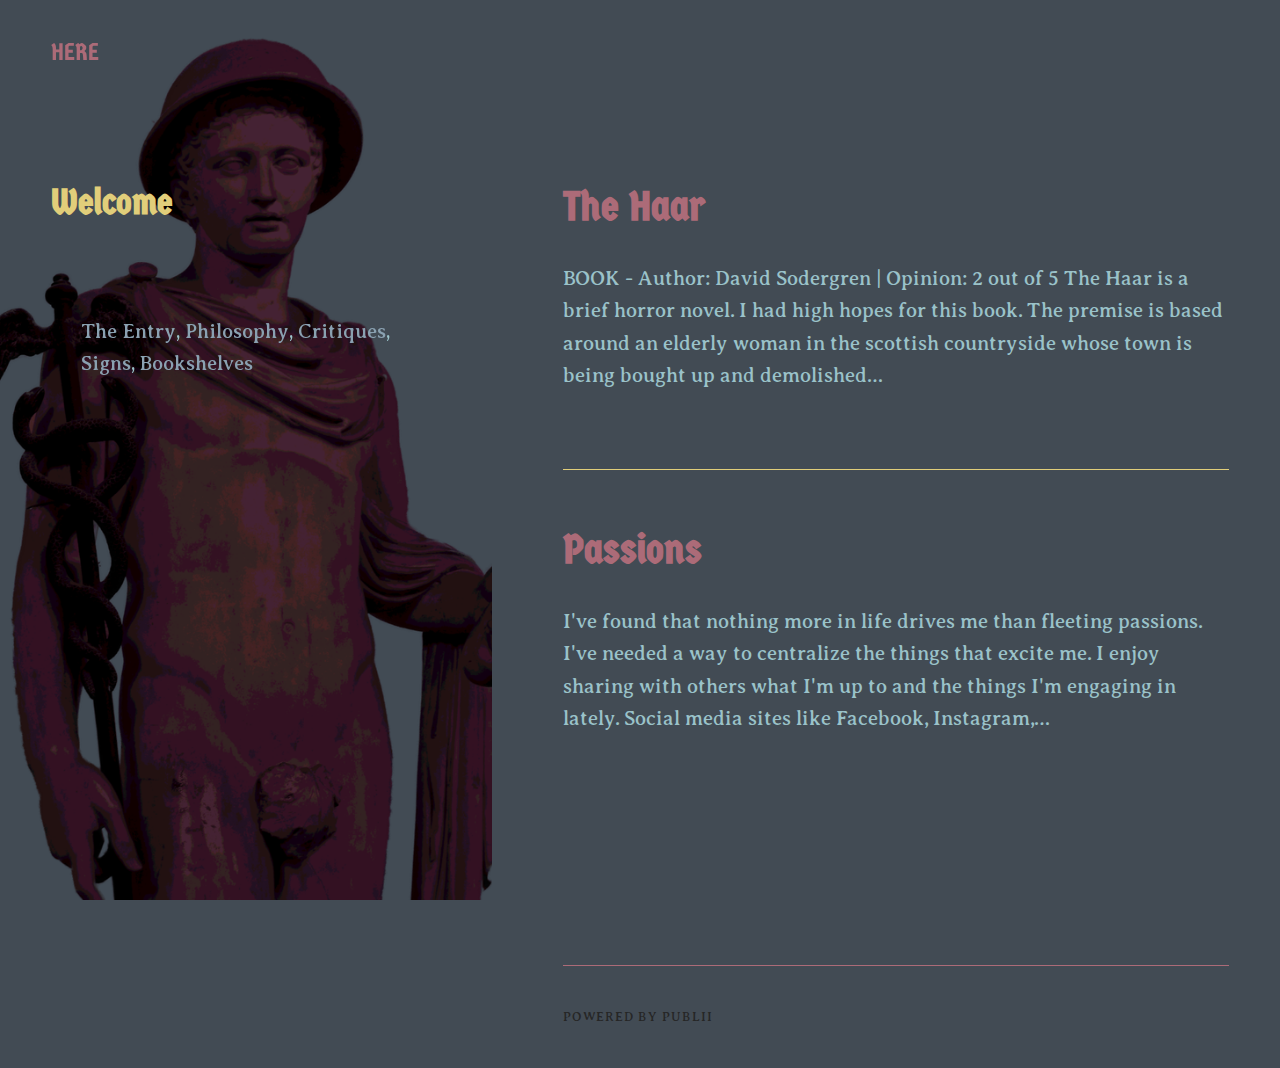
<file: index.html>
<!DOCTYPE html><html lang="en-gb"><head><meta charset="utf-8"><meta http-equiv="X-UA-Compatible" content="IE=edge"><meta name="viewport" content="width=device-width,initial-scale=1"><title>HERE</title><meta name="generator" content="Publii Open-Source CMS for Static Site"><link rel="canonical" href="https://shoobieshoobie.github.io/here/"><link rel="alternate" type="application/atom+xml" href="https://shoobieshoobie.github.io/here/feed.xml"><link rel="alternate" type="application/json" href="https://shoobieshoobie.github.io/here/feed.json"><meta property="og:title" content="HERE"><meta property="og:site_name" content="HERE"><meta property="og:description" content=""><meta property="og:url" content="https://shoobieshoobie.github.io/here/"><meta property="og:type" content="website"><link rel="preload" href="https://shoobieshoobie.github.io/here/assets/dynamic/fonts/averiaseriflibre/averiaseriflibre.woff2" as="font" type="font/woff2" crossorigin><link rel="preload" href="https://shoobieshoobie.github.io/here/assets/dynamic/fonts/germaniaone/germaniaone.woff2" as="font" type="font/woff2" crossorigin><link rel="stylesheet" href="https://shoobieshoobie.github.io/here/assets/css/style.css?v=d6c31225117fde4d4ce11788044ef915"><script type="application/ld+json">{"@context":"http://schema.org","@type":"Organization","name":"HERE","url":"https://shoobieshoobie.github.io/here/"}</script><noscript><style>img[loading] {
                    opacity: 1;
                }</style></noscript></head><body class="home-template"><div class="nav__blob"><p><a href="/here">The Entry</a>, <a href="/here/tags/thoughts">Philosophy</a>, <a href="/here/tags/reviews">Critiques</a>, <a href="/here/signs">Signs</a>, <a href="/here/bookshelf">Bookshelves</a></p></div><div class="container js-container"><div class="container__content"><header class="top"><div class="top__item"><a class="logo" href="https://shoobieshoobie.github.io/here/">HERE</a></div><div class="top__item top__item--right"></div></header><main class="main"><div class="main__left"><figure class="hero"><img src="https://shoobieshoobie.github.io/here/media/website/hermes.png" srcset="https://shoobieshoobie.github.io/here/media/website/responsive/hermes-xs.png 300w, https://shoobieshoobie.github.io/here/media/website/responsive/hermes-sm.png 480w, https://shoobieshoobie.github.io/here/media/website/responsive/hermes-md.png 768w, https://shoobieshoobie.github.io/here/media/website/responsive/hermes-lg.png 1024w, https://shoobieshoobie.github.io/here/media/website/responsive/hermes-xl.png 1280w, https://shoobieshoobie.github.io/here/media/website/responsive/hermes-2xl.png 1600w" sizes="(min-width: 1800px) 50vw, (min-width: 900px) 40vw, 100vw" loading="eager" width="1000" height="1333" alt=""></figure><header><h1>Welcome</h1></header></div><div class="main__right feed"><div><article class="feed__item"><header><h2><a href="https://shoobieshoobie.github.io/here/the-haar/">The Haar</a></h2></header><p>BOOK - Author: David Sodergren | Opinion: 2 out of 5 The Haar is a brief horror novel. I had high hopes for this book. The premise is based around an elderly woman in the scottish countryside whose town is being bought up and demolished&hellip;</p></article><article class="feed__item"><header><h2><a href="https://shoobieshoobie.github.io/here/passions/">Passions</a></h2></header><p>I've found that nothing more in life drives me than fleeting passions. I've needed a way to centralize the things that excite me. I enjoy sharing with others what I'm up to and the things I'm engaging in lately. Social media sites like Facebook, Instagram,&hellip;</p></article></div></div></main><footer class="footer"><div class="footer__copyright">Powered by Publii</div></footer></div></div><script defer="defer" src="https://shoobieshoobie.github.io/here/assets/js/scripts.min.js?v=1ea8317abae2e05fa2a65ed7bbff7ba7"></script><script>var images = document.querySelectorAll('img[loading]');

        for (var i = 0; i < images.length; i++) {
            if (images[i].complete) {
                images[i].classList.add('is-loaded');
            } else {
                images[i].addEventListener('load', function () {
                    this.classList.add('is-loaded');
                }, false);
            }
        }</script></body></html>
</file>
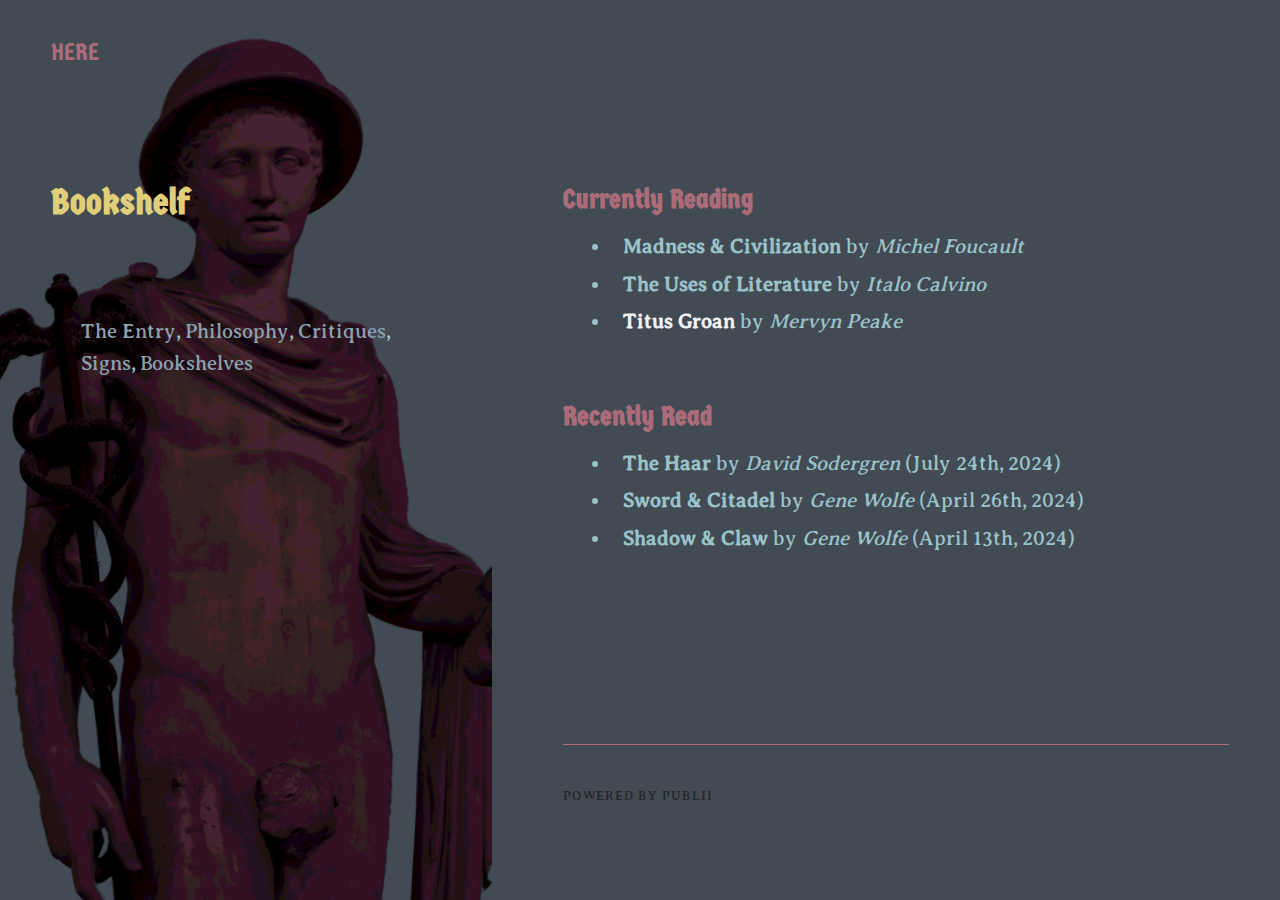
<file: bookshelf-2/index.html>
<!DOCTYPE html><html lang="en-gb"><head><meta charset="utf-8"><meta http-equiv="X-UA-Compatible" content="IE=edge"><meta name="viewport" content="width=device-width,initial-scale=1"><title>Bookshelf - HERE</title><meta name="description" content="Currently Reading Madness &amp; Civilization&nbsp;by Michel FoucaultThe Uses of Literature&nbsp;by Italo CalvinoTitus Groan&nbsp;by Mervyn Peake&nbsp; Recently Read The Haar&nbsp;by David Sodergren&nbsp;(July 24th, 2024)Sword &amp; Citadel&nbsp;by Gene Wolfe&nbsp;(April 26th, 2024)Shadow &amp; Claw&nbsp;by Gene Wolfe (April 13th, 2024)"><meta name="generator" content="Publii Open-Source CMS for Static Site"><link rel="canonical" href="https://shoobieshoobie.github.io/here/bookshelf-2/"><link rel="alternate" type="application/atom+xml" href="https://shoobieshoobie.github.io/here/feed.xml"><link rel="alternate" type="application/json" href="https://shoobieshoobie.github.io/here/feed.json"><meta property="og:title" content="Bookshelf"><meta property="og:site_name" content="HERE"><meta property="og:description" content="Currently Reading Madness &amp; Civilization&nbsp;by Michel FoucaultThe Uses of Literature&nbsp;by Italo CalvinoTitus Groan&nbsp;by Mervyn Peake&nbsp; Recently Read The Haar&nbsp;by David Sodergren&nbsp;(July 24th, 2024)Sword &amp; Citadel&nbsp;by Gene Wolfe&nbsp;(April 26th, 2024)Shadow &amp; Claw&nbsp;by Gene Wolfe (April 13th, 2024)"><meta property="og:url" content="https://shoobieshoobie.github.io/here/bookshelf-2/"><meta property="og:type" content="article"><link rel="preload" href="https://shoobieshoobie.github.io/here/assets/dynamic/fonts/averiaseriflibre/averiaseriflibre.woff2" as="font" type="font/woff2" crossorigin><link rel="preload" href="https://shoobieshoobie.github.io/here/assets/dynamic/fonts/germaniaone/germaniaone.woff2" as="font" type="font/woff2" crossorigin><link rel="stylesheet" href="https://shoobieshoobie.github.io/here/assets/css/style.css?v=d6c31225117fde4d4ce11788044ef915"><script type="application/ld+json">{"@context":"http://schema.org","@type":"Article","mainEntityOfPage":{"@type":"WebPage","@id":"https://shoobieshoobie.github.io/here/bookshelf-2/"},"headline":"Bookshelf","datePublished":"2024-09-16T23:13","dateModified":"2024-09-17T23:36","description":"Currently Reading Madness &amp; Civilization&nbsp;by Michel FoucaultThe Uses of Literature&nbsp;by Italo CalvinoTitus Groan&nbsp;by Mervyn Peake&nbsp; Recently Read The Haar&nbsp;by David Sodergren&nbsp;(July 24th, 2024)Sword &amp; Citadel&nbsp;by Gene Wolfe&nbsp;(April 26th, 2024)Shadow &amp; Claw&nbsp;by Gene Wolfe (April 13th, 2024)","author":{"@type":"Person","name":"Shoob","url":"https://shoobieshoobie.github.io/here/authors/shoob/"},"publisher":{"@type":"Organization","name":"Shoob"}}</script><noscript><style>img[loading] {
                    opacity: 1;
                }</style></noscript></head><body class="page-template"><div class="nav__blob"><p><a href="/here">The Entry</a>, <a href="/here/tags/thoughts">Philosophy</a>, <a href="/here/tags/reviews">Critiques</a>, <a href="/here/signs">Signs</a>, <a href="/here/bookshelf">Bookshelves</a></p></div><div class="container js-container"><div class="container__content"><header class="top"><div class="top__item"><a class="logo" href="https://shoobieshoobie.github.io/here/">HERE</a></div><div class="top__item top__item--right"></div></header><main class="main page"><article class="content"><div class="main__left"><figure class="hero"><img src="https://shoobieshoobie.github.io/here/media/website/hermes.png" srcset="https://shoobieshoobie.github.io/here/media/website/responsive/hermes-xs.png 300w, https://shoobieshoobie.github.io/here/media/website/responsive/hermes-sm.png 480w, https://shoobieshoobie.github.io/here/media/website/responsive/hermes-md.png 768w, https://shoobieshoobie.github.io/here/media/website/responsive/hermes-lg.png 1024w, https://shoobieshoobie.github.io/here/media/website/responsive/hermes-xl.png 1280w, https://shoobieshoobie.github.io/here/media/website/responsive/hermes-2xl.png 1600w" sizes="(min-width: 1800px) 50vw, (min-width: 900px) 40vw, 100vw" loading="eager" width="1000" height="1333" alt=""></figure><header><h1>Bookshelf</h1></header></div><div class="main__right"><div class="content__entry"><h2 id="currently-reading">Currently Reading</h2><ul><li><strong>Madness &amp; Civilization</strong>&nbsp;by <i>Michel Foucault</i></li><li><b>The Uses of Literature</b>&nbsp;by <i>Italo Calvino</i></li><li><font color="#f2f2f5"><b>Titus Groan</b>&nbsp;</font>by <i>Mervyn Peake</i>&nbsp;</li></ul><h2 id="recently-read">Recently Read</h2><ul><li><b>The Haar</b>&nbsp;by <i>David Sodergren</i>&nbsp;(July 24th, 2024)</li><li><b>Sword &amp; Citadel</b>&nbsp;by <i>Gene Wolfe</i>&nbsp;(April 26th, 2024)</li><li><b>Shadow &amp; Claw</b>&nbsp;by <i>Gene Wolfe </i>(April 13th, 2024)</li></ul><p></p></div></div></article></main><footer class="footer"><div class="footer__copyright">Powered by Publii</div></footer></div></div><script defer="defer" src="https://shoobieshoobie.github.io/here/assets/js/scripts.min.js?v=1ea8317abae2e05fa2a65ed7bbff7ba7"></script><script>var images = document.querySelectorAll('img[loading]');
   
           for (var i = 0; i < images.length; i++) {
               if (images[i].complete) {
                   images[i].classList.add('is-loaded');
               } else {
                   images[i].addEventListener('load', function () {
                       this.classList.add('is-loaded');
                   }, false);
               }
           }</script></body></html>
</file>
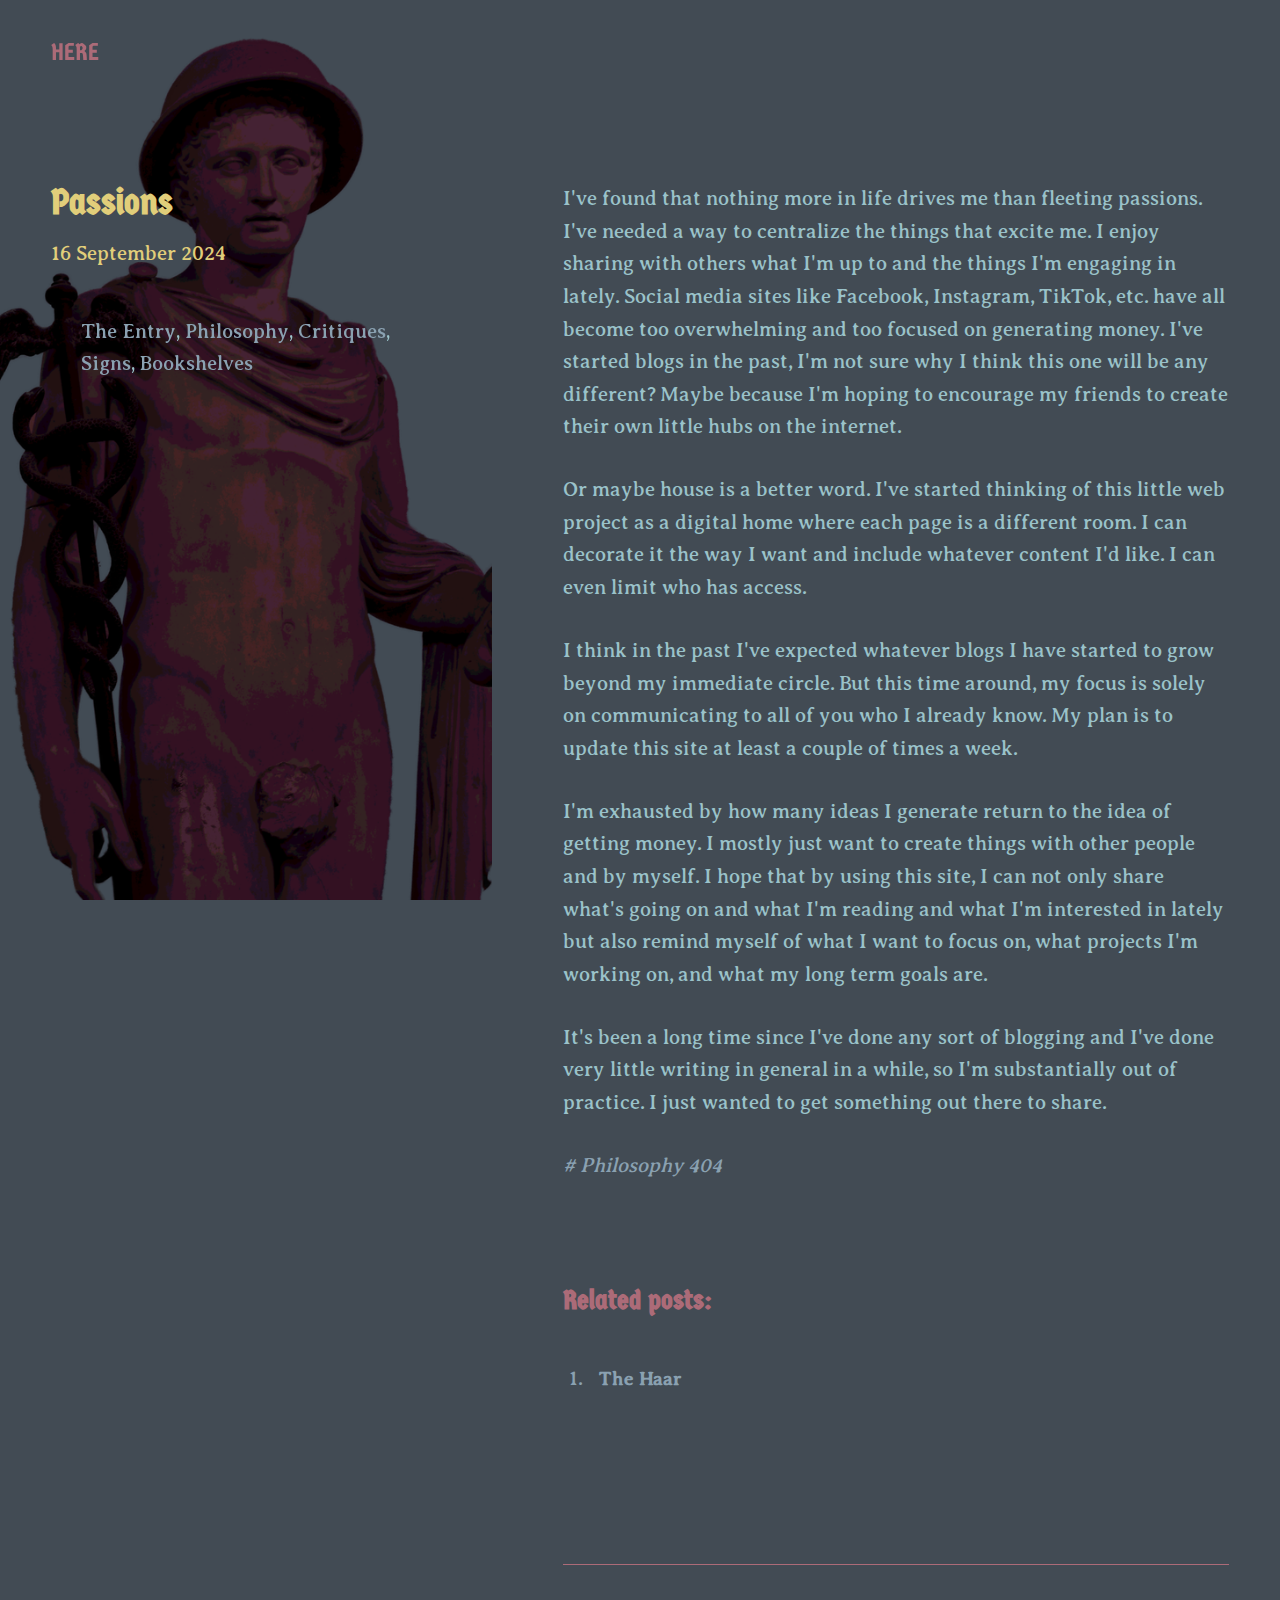
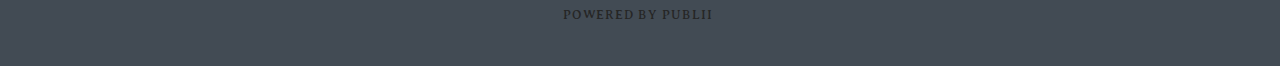
<file: passions/index.html>
<!DOCTYPE html><html lang="en-gb"><head><meta charset="utf-8"><meta http-equiv="X-UA-Compatible" content="IE=edge"><meta name="viewport" content="width=device-width,initial-scale=1"><title>Passions - HERE</title><meta name="description" content="I've found that nothing more in life drives me than fleeting passions. I've needed a way to centralize the things that excite me. I enjoy sharing with others what I'm up to and the things I'm engaging in lately. Social media sites like Facebook, Instagram,&hellip;"><meta name="generator" content="Publii Open-Source CMS for Static Site"><link rel="canonical" href="https://shoobieshoobie.github.io/here/passions/"><link rel="alternate" type="application/atom+xml" href="https://shoobieshoobie.github.io/here/feed.xml"><link rel="alternate" type="application/json" href="https://shoobieshoobie.github.io/here/feed.json"><meta property="og:title" content="Passions"><meta property="og:site_name" content="HERE"><meta property="og:description" content="I've found that nothing more in life drives me than fleeting passions. I've needed a way to centralize the things that excite me. I enjoy sharing with others what I'm up to and the things I'm engaging in lately. Social media sites like Facebook, Instagram,&hellip;"><meta property="og:url" content="https://shoobieshoobie.github.io/here//passions/"><meta property="og:type" content="article"><link rel="preload" href="https://shoobieshoobie.github.io/here/assets/dynamic/fonts/averiaseriflibre/averiaseriflibre.woff2" as="font" type="font/woff2" crossorigin><link rel="preload" href="https://shoobieshoobie.github.io/here/assets/dynamic/fonts/germaniaone/germaniaone.woff2" as="font" type="font/woff2" crossorigin><link rel="stylesheet" href="https://shoobieshoobie.github.io/here/assets/css/style.css?v=d6c31225117fde4d4ce11788044ef915"><script type="application/ld+json">{"@context":"http://schema.org","@type":"Article","mainEntityOfPage":{"@type":"WebPage","@id":"https://shoobieshoobie.github.io/here/passions/"},"headline":"Passions","datePublished":"2024-09-16T23:01","dateModified":"2024-09-16T23:01","description":"I've found that nothing more in life drives me than fleeting passions. I've needed a way to centralize the things that excite me. I enjoy sharing with others what I'm up to and the things I'm engaging in lately. Social media sites like Facebook, Instagram,&hellip;","author":{"@type":"Person","name":"Shoob","url":"https://shoobieshoobie.github.io/here/authors/shoob/"},"publisher":{"@type":"Organization","name":"Shoob"}}</script><noscript><style>img[loading] {
                    opacity: 1;
                }</style></noscript></head><body class="post-template"><div class="nav__blob"><p><a href="/here">The Entry</a>, <a href="/here/tags/thoughts">Philosophy</a>, <a href="/here/tags/reviews">Critiques</a>, <a href="/here/signs">Signs</a>, <a href="/here/bookshelf">Bookshelves</a></p></div><div class="container js-container"><div class="container__content"><header class="top"><div class="top__item"><a class="logo" href="https://shoobieshoobie.github.io/here/">HERE</a></div><div class="top__item top__item--right"></div></header><main class="main post"><article class="content"><div class="main__left"><figure class="hero"><img src="https://shoobieshoobie.github.io/here/media/website/hermes.png" srcset="https://shoobieshoobie.github.io/here/media/website/responsive/hermes-xs.png 300w, https://shoobieshoobie.github.io/here/media/website/responsive/hermes-sm.png 480w, https://shoobieshoobie.github.io/here/media/website/responsive/hermes-md.png 768w, https://shoobieshoobie.github.io/here/media/website/responsive/hermes-lg.png 1024w, https://shoobieshoobie.github.io/here/media/website/responsive/hermes-xl.png 1280w, https://shoobieshoobie.github.io/here/media/website/responsive/hermes-2xl.png 1600w" sizes="(min-width: 1800px) 50vw, (min-width: 900px) 40vw, 100vw" loading="eager" width="1000" height="1333" alt=""></figure><header><h1>Passions</h1><p><time datetime="2024-09-16T23:01">16 September 2024</time></p></header></div><div class="main__right"><div class="content__entry"><p>I've found that nothing more in life drives me than fleeting passions. I've needed a way to centralize the things that excite me. I enjoy sharing with others what I'm up to and the things I'm engaging in lately. Social media sites like Facebook, Instagram, TikTok, etc. have all become too overwhelming and too focused on generating money. I've started blogs in the past, I'm not sure why I think this one will be any different? Maybe because I'm hoping to encourage my friends to create their own little hubs on the internet.</p><p>Or maybe house is a better word. I've started thinking of this little web project as a digital home where each page is a different room. I can decorate it the way I want and include whatever content I'd like. I can even limit who has access.</p><p>I think in the past I've expected whatever blogs I have started to grow beyond my immediate circle. But this time around, my focus is solely on communicating to all of you who I already know. My plan is to update this site at least a couple of times a week.</p><p>I'm exhausted by how many ideas I generate return to the idea of getting money. I mostly just want to create things with other people and by myself. I hope that by using this site, I can not only share what's going on and what I'm reading and what I'm interested in lately but also remind myself of what I want to focus on, what projects I'm working on, and what my long term goals are.</p><p>It's been a long time since I've done any sort of blogging and I've done very little writing in general in a while, so I'm substantially out of practice. I just wanted to get something out there to share. </p><footer><div class="content__tag-share"><ul class="content__tag"><li><a href="https://shoobieshoobie.github.io/here/tags/thoughts/">Philosophy 404</a></li></ul><div class="content__share"></div></div></footer></div></div></article><div class="main__right main__right--bottom"><div class="related"><h2 class="related__title">Related posts:</h2><ul class="related__items"><li class="related__item"><h3 class="h5"><a href="https://shoobieshoobie.github.io/here/the-haar/">The Haar</a></h3></li></ul></div></div></main><footer class="footer"><div class="footer__copyright">Powered by Publii</div></footer></div></div><script defer="defer" src="https://shoobieshoobie.github.io/here/assets/js/scripts.min.js?v=1ea8317abae2e05fa2a65ed7bbff7ba7"></script><script>var images = document.querySelectorAll('img[loading]');
   
           for (var i = 0; i < images.length; i++) {
               if (images[i].complete) {
                   images[i].classList.add('is-loaded');
               } else {
                   images[i].addEventListener('load', function () {
                       this.classList.add('is-loaded');
                   }, false);
               }
           }</script></body></html>
</file>
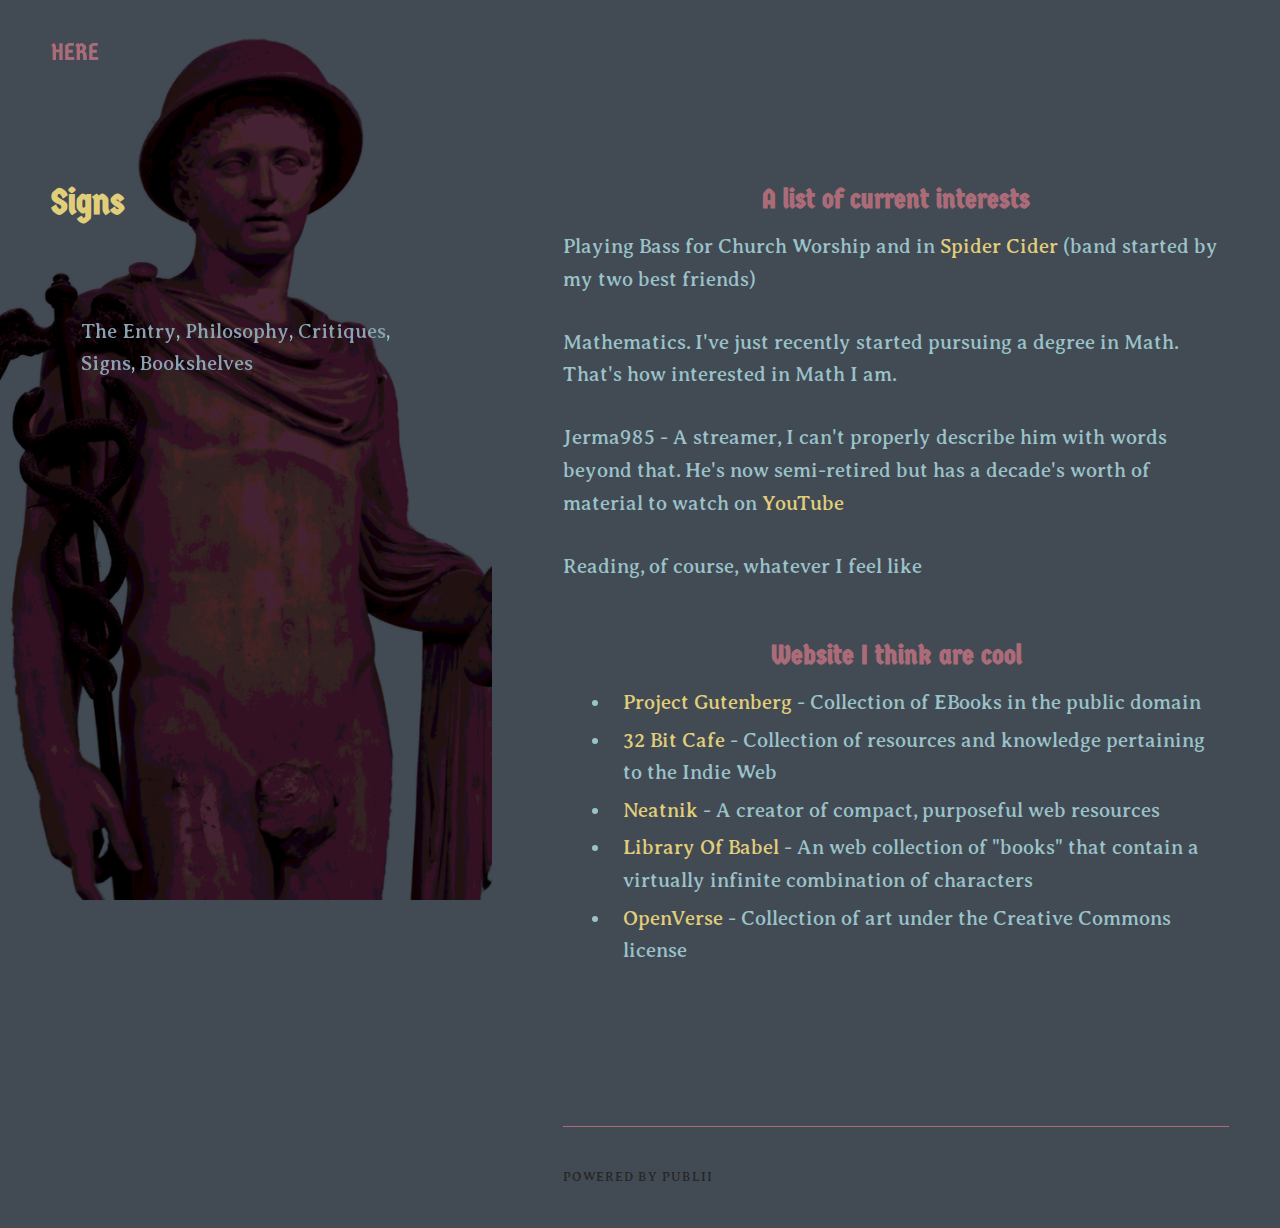
<file: signs-2/index.html>
<!DOCTYPE html><html lang="en-gb"><head><meta charset="utf-8"><meta http-equiv="X-UA-Compatible" content="IE=edge"><meta name="viewport" content="width=device-width,initial-scale=1"><title>Signs - HERE</title><meta name="description" content="A list of current interests Playing Bass for Church Worship and in Spider Cider (band started by my two best friends) Mathematics. I've just recently started pursuing a degree in Math. That's how interested in Math I am. Jerma985 - A streamer, I can't properly&hellip;"><meta name="generator" content="Publii Open-Source CMS for Static Site"><link rel="canonical" href="https://shoobieshoobie.github.io/here/signs-2/"><link rel="alternate" type="application/atom+xml" href="https://shoobieshoobie.github.io/here/feed.xml"><link rel="alternate" type="application/json" href="https://shoobieshoobie.github.io/here/feed.json"><meta property="og:title" content="Signs"><meta property="og:site_name" content="HERE"><meta property="og:description" content="A list of current interests Playing Bass for Church Worship and in Spider Cider (band started by my two best friends) Mathematics. I've just recently started pursuing a degree in Math. That's how interested in Math I am. Jerma985 - A streamer, I can't properly&hellip;"><meta property="og:url" content="https://shoobieshoobie.github.io/here/signs-2/"><meta property="og:type" content="article"><link rel="preload" href="https://shoobieshoobie.github.io/here/assets/dynamic/fonts/averiaseriflibre/averiaseriflibre.woff2" as="font" type="font/woff2" crossorigin><link rel="preload" href="https://shoobieshoobie.github.io/here/assets/dynamic/fonts/germaniaone/germaniaone.woff2" as="font" type="font/woff2" crossorigin><link rel="stylesheet" href="https://shoobieshoobie.github.io/here/assets/css/style.css?v=d6c31225117fde4d4ce11788044ef915"><script type="application/ld+json">{"@context":"http://schema.org","@type":"Article","mainEntityOfPage":{"@type":"WebPage","@id":"https://shoobieshoobie.github.io/here/signs-2/"},"headline":"Signs","datePublished":"2024-09-16T23:18","dateModified":"2024-09-18T00:10","description":"A list of current interests Playing Bass for Church Worship and in Spider Cider (band started by my two best friends) Mathematics. I've just recently started pursuing a degree in Math. That's how interested in Math I am. Jerma985 - A streamer, I can't properly&hellip;","author":{"@type":"Person","name":"Shoob","url":"https://shoobieshoobie.github.io/here/authors/shoob/"},"publisher":{"@type":"Organization","name":"Shoob"}}</script><noscript><style>img[loading] {
                    opacity: 1;
                }</style></noscript></head><body class="page-template"><div class="nav__blob"><p><a href="/here">The Entry</a>, <a href="/here/tags/thoughts">Philosophy</a>, <a href="/here/tags/reviews">Critiques</a>, <a href="/here/signs-2">Signs</a>, <a href="/here/bookshelf-2">Bookshelves</a></p></div><div class="container js-container"><div class="container__content"><header class="top"><div class="top__item"><a class="logo" href="https://shoobieshoobie.github.io/here/">HERE</a></div><div class="top__item top__item--right"></div></header><main class="main page"><article class="content"><div class="main__left"><figure class="hero"><img src="https://shoobieshoobie.github.io/here/media/website/hermes.png" srcset="https://shoobieshoobie.github.io/here/media/website/responsive/hermes-xs.png 300w, https://shoobieshoobie.github.io/here/media/website/responsive/hermes-sm.png 480w, https://shoobieshoobie.github.io/here/media/website/responsive/hermes-md.png 768w, https://shoobieshoobie.github.io/here/media/website/responsive/hermes-lg.png 1024w, https://shoobieshoobie.github.io/here/media/website/responsive/hermes-xl.png 1280w, https://shoobieshoobie.github.io/here/media/website/responsive/hermes-2xl.png 1600w" sizes="(min-width: 1800px) 50vw, (min-width: 900px) 40vw, 100vw" loading="eager" width="1000" height="1333" alt=""></figure><header><h1>Signs</h1></header></div><div class="main__right"><div class="content__entry"><h2 class="align-center">A list of current interests</h2><p>Playing Bass for Church Worship and in <a href="https://open.spotify.com/artist/03g4XKAKdBpiVQHZ6G4b3O?si=98gbdb6nSOOE7j_1-oThzQ">Spider Cider</a> (band started by my two best friends)</p><p>Mathematics. I've just recently started pursuing a degree in Math. That's how interested in Math I am.</p><p>Jerma985 - A streamer, I can't properly describe him with words beyond that. He's now semi-retired but has a decade's worth of material to watch on <a href="https://www.youtube.com/@JermaStreamArchive">YouTube</a></p><p>Reading, of course, whatever I feel like</p><h2 class="align-center">Website I think are cool</h2><ul><li><a href="https://www.gutenberg.org">Project Gutenberg</a> - Collection of EBooks in the public domain</li><li><a href="https://32bit.cafe">32 Bit Cafe</a> - Collection of resources and knowledge pertaining to the Indie Web</li><li><a href="https://neatnik.net">Neatnik </a>- A creator of compact, purposeful web resources</li><li><a href="https://libraryofbabel.info">Library Of Babel</a> - An web collection of "books" that contain a virtually infinite combination of characters</li><li><a href="https://openverse.org">OpenVerse </a>- Collection of art under the Creative Commons license</li></ul></div></div></article></main><footer class="footer"><div class="footer__copyright">Powered by Publii</div></footer></div></div><script defer="defer" src="https://shoobieshoobie.github.io/here/assets/js/scripts.min.js?v=1ea8317abae2e05fa2a65ed7bbff7ba7"></script><script>var images = document.querySelectorAll('img[loading]');
   
           for (var i = 0; i < images.length; i++) {
               if (images[i].complete) {
                   images[i].classList.add('is-loaded');
               } else {
                   images[i].addEventListener('load', function () {
                       this.classList.add('is-loaded');
                   }, false);
               }
           }</script></body></html>
</file>
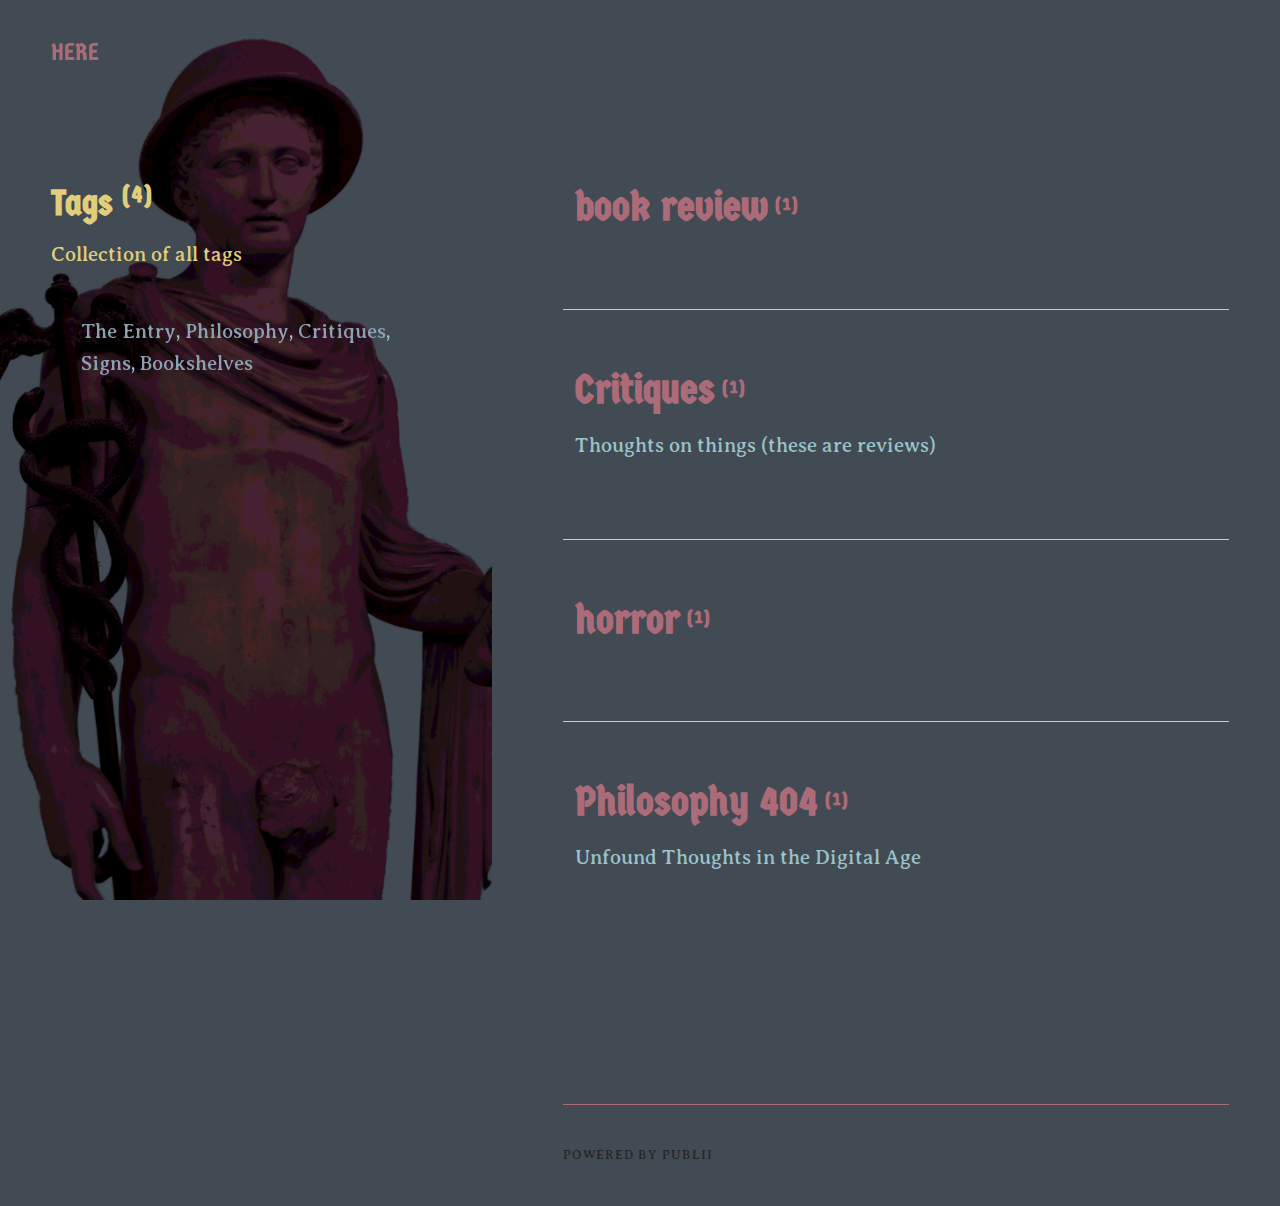
<file: tags/index.html>
<!DOCTYPE html><html lang="en-gb"><head><meta charset="utf-8"><meta http-equiv="X-UA-Compatible" content="IE=edge"><meta name="viewport" content="width=device-width,initial-scale=1"><title>All tags - HERE</title><meta name="robots" content="noindex, follow"><meta name="generator" content="Publii Open-Source CMS for Static Site"><link rel="alternate" type="application/atom+xml" href="https://shoobieshoobie.github.io/here/feed.xml"><link rel="alternate" type="application/json" href="https://shoobieshoobie.github.io/here/feed.json"><meta property="og:title" content="HERE"><meta property="og:site_name" content="HERE"><meta property="og:description" content=""><meta property="og:url" content="https://shoobieshoobie.github.io/here/tags/"><meta property="og:type" content="website"><link rel="preload" href="https://shoobieshoobie.github.io/here/assets/dynamic/fonts/averiaseriflibre/averiaseriflibre.woff2" as="font" type="font/woff2" crossorigin><link rel="preload" href="https://shoobieshoobie.github.io/here/assets/dynamic/fonts/germaniaone/germaniaone.woff2" as="font" type="font/woff2" crossorigin><link rel="stylesheet" href="https://shoobieshoobie.github.io/here/assets/css/style.css?v=d6c31225117fde4d4ce11788044ef915"><script type="application/ld+json">{"@context":"http://schema.org","@type":"Organization","name":"HERE","url":"https://shoobieshoobie.github.io/here/"}</script><noscript><style>img[loading] {
                    opacity: 1;
                }</style></noscript></head><body class="tags-template"><div class="nav__blob"><p><a href="/here">The Entry</a>, <a href="/here/tags/thoughts">Philosophy</a>, <a href="/here/tags/reviews">Critiques</a>, <a href="/here/signs">Signs</a>, <a href="/here/bookshelf">Bookshelves</a></p></div><div class="container js-container"><div class="container__content"><header class="top"><div class="top__item"><a class="logo" href="https://shoobieshoobie.github.io/here/">HERE</a></div><div class="top__item top__item--right"></div></header><main class="main page page--tags"><div class="main__left"><figure class="hero"><img src="https://shoobieshoobie.github.io/here/media/website/hermes.png" srcset="https://shoobieshoobie.github.io/here/media/website/responsive/hermes-xs.png 300w, https://shoobieshoobie.github.io/here/media/website/responsive/hermes-sm.png 480w, https://shoobieshoobie.github.io/here/media/website/responsive/hermes-md.png 768w, https://shoobieshoobie.github.io/here/media/website/responsive/hermes-lg.png 1024w, https://shoobieshoobie.github.io/here/media/website/responsive/hermes-xl.png 1280w, https://shoobieshoobie.github.io/here/media/website/responsive/hermes-2xl.png 1600w" sizes="(min-width: 1800px) 50vw, (min-width: 900px) 40vw, 100vw" loading="eager" width="1000" height="1333" alt=""></figure><header><h1>Tags <sup>(4)</sup></h1><p>Collection of all tags</p></header></div><div class="main__right"><div><ul class="feed feed--tags"><li class="feed__item"><h2><a href="https://shoobieshoobie.github.io/here/tags/book-review/">book review</a> <sup>(1)</sup></h2></li><li class="feed__item"><h2><a href="https://shoobieshoobie.github.io/here/tags/reviews/">Critiques</a> <sup>(1)</sup></h2><div class="feed--tags__desc"><p>Thoughts on things (these are reviews)</p></div></li><li class="feed__item"><h2><a href="https://shoobieshoobie.github.io/here/tags/horror/">horror</a> <sup>(1)</sup></h2></li><li class="feed__item"><h2><a href="https://shoobieshoobie.github.io/here/tags/thoughts/">Philosophy 404</a> <sup>(1)</sup></h2><div class="feed--tags__desc"><p>Unfound Thoughts in the Digital Age</p></div></li></ul></div></div></main><footer class="footer"><div class="footer__copyright">Powered by Publii</div></footer></div></div><script defer="defer" src="https://shoobieshoobie.github.io/here/assets/js/scripts.min.js?v=1ea8317abae2e05fa2a65ed7bbff7ba7"></script><script>var images = document.querySelectorAll('img[loading]');

        for (var i = 0; i < images.length; i++) {
            if (images[i].complete) {
                images[i].classList.add('is-loaded');
            } else {
                images[i].addEventListener('load', function () {
                    this.classList.add('is-loaded');
                }, false);
            }
        }</script></body></html>
</file>
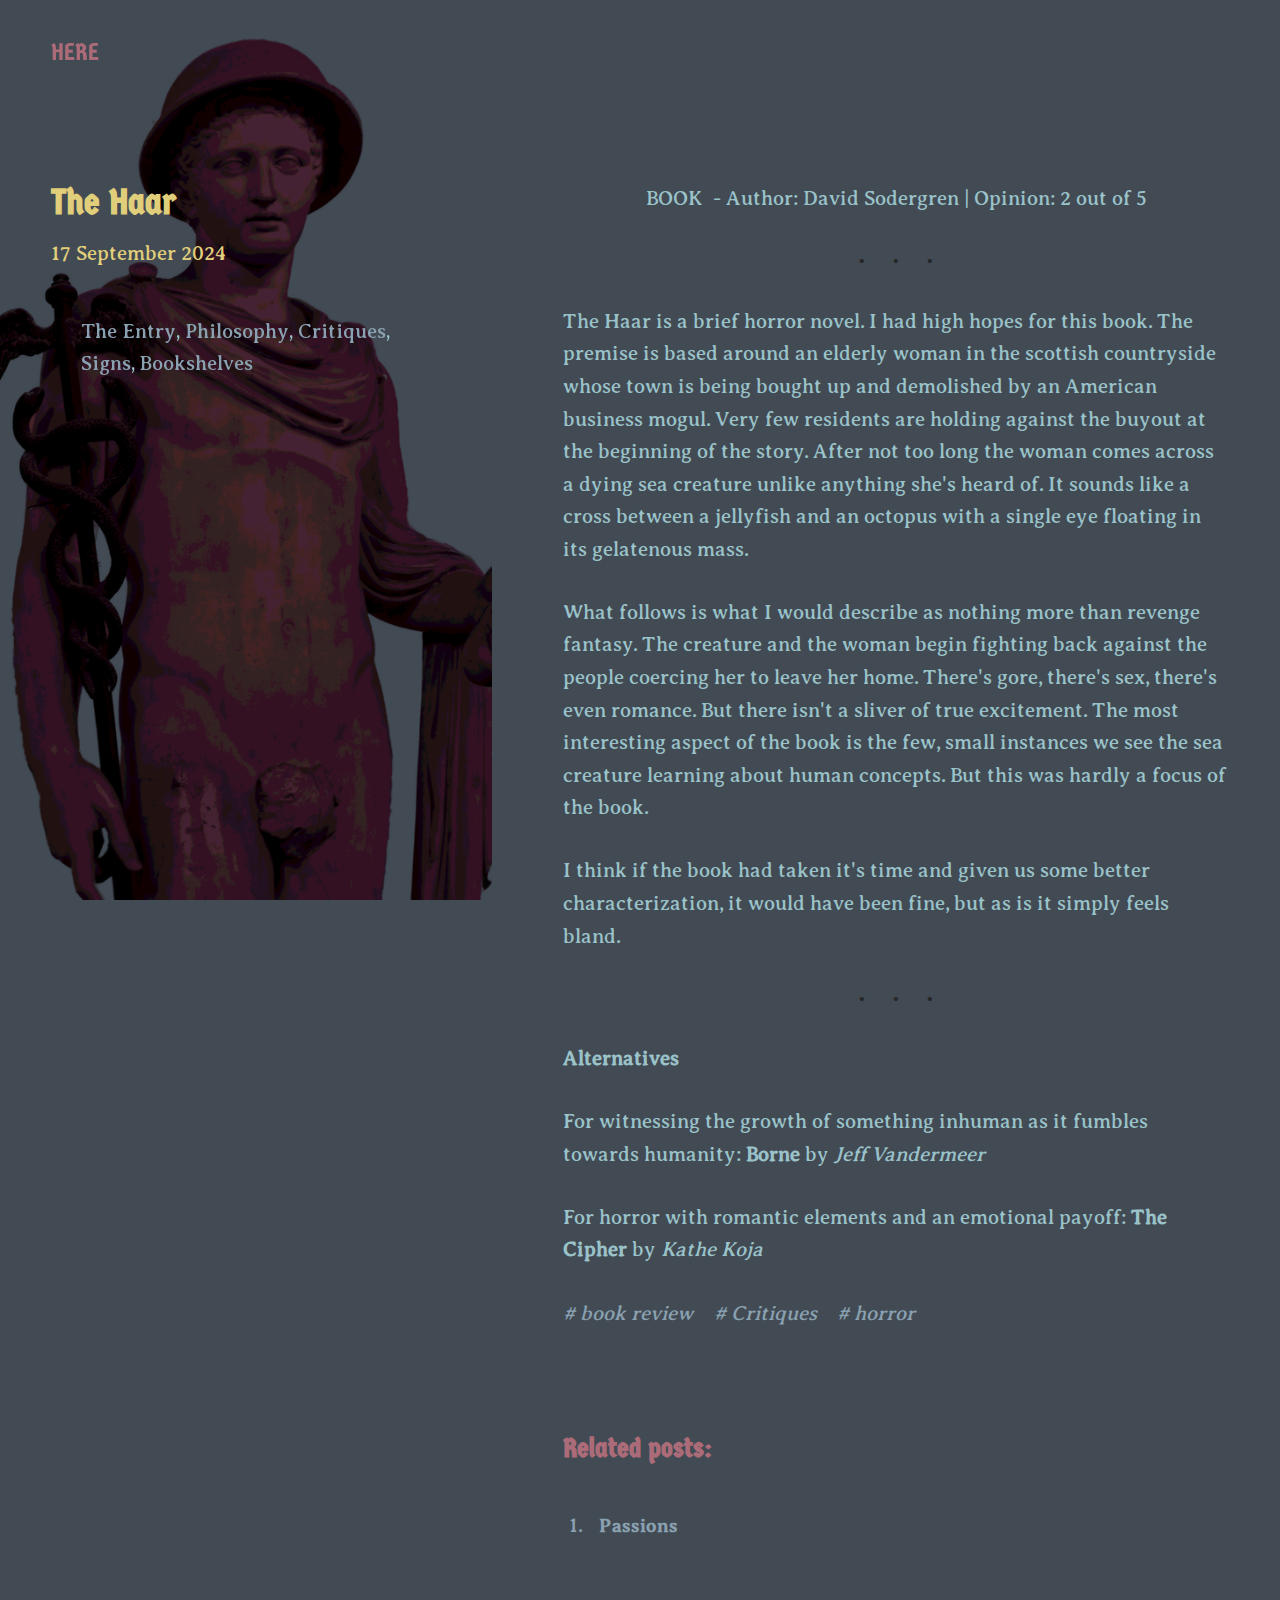
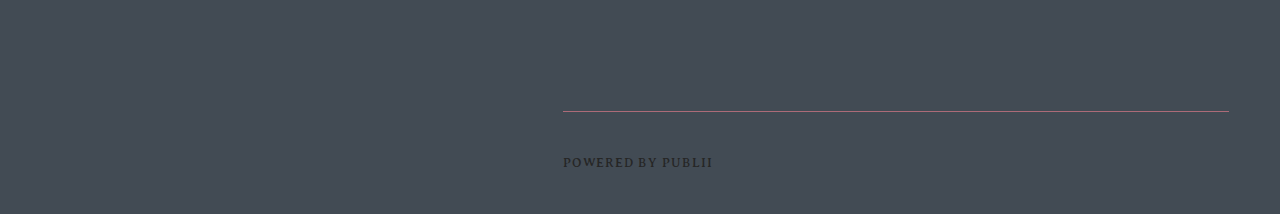
<file: the-haar/index.html>
<!DOCTYPE html><html lang="en-gb"><head><meta charset="utf-8"><meta http-equiv="X-UA-Compatible" content="IE=edge"><meta name="viewport" content="width=device-width,initial-scale=1"><title>The Haar - HERE</title><meta name="description" content="BOOK - Author: David Sodergren | Opinion: 2 out of 5 The Haar is a brief horror novel. I had high hopes for this book. The premise is based around an elderly woman in the scottish countryside whose town is being bought up and demolished&hellip;"><meta name="generator" content="Publii Open-Source CMS for Static Site"><link rel="canonical" href="https://shoobieshoobie.github.io/here/the-haar/"><link rel="alternate" type="application/atom+xml" href="https://shoobieshoobie.github.io/here/feed.xml"><link rel="alternate" type="application/json" href="https://shoobieshoobie.github.io/here/feed.json"><meta property="og:title" content="The Haar"><meta property="og:site_name" content="HERE"><meta property="og:description" content="BOOK - Author: David Sodergren | Opinion: 2 out of 5 The Haar is a brief horror novel. I had high hopes for this book. The premise is based around an elderly woman in the scottish countryside whose town is being bought up and demolished&hellip;"><meta property="og:url" content="https://shoobieshoobie.github.io/here//the-haar/"><meta property="og:type" content="article"><link rel="preload" href="https://shoobieshoobie.github.io/here/assets/dynamic/fonts/averiaseriflibre/averiaseriflibre.woff2" as="font" type="font/woff2" crossorigin><link rel="preload" href="https://shoobieshoobie.github.io/here/assets/dynamic/fonts/germaniaone/germaniaone.woff2" as="font" type="font/woff2" crossorigin><link rel="stylesheet" href="https://shoobieshoobie.github.io/here/assets/css/style.css?v=d6c31225117fde4d4ce11788044ef915"><script type="application/ld+json">{"@context":"http://schema.org","@type":"Article","mainEntityOfPage":{"@type":"WebPage","@id":"https://shoobieshoobie.github.io/here/the-haar/"},"headline":"The Haar","datePublished":"2024-09-17T23:32","dateModified":"2024-09-17T23:32","description":"BOOK - Author: David Sodergren | Opinion: 2 out of 5 The Haar is a brief horror novel. I had high hopes for this book. The premise is based around an elderly woman in the scottish countryside whose town is being bought up and demolished&hellip;","author":{"@type":"Person","name":"Shoob","url":"https://shoobieshoobie.github.io/here/authors/shoob/"},"publisher":{"@type":"Organization","name":"Shoob"}}</script><noscript><style>img[loading] {
                    opacity: 1;
                }</style></noscript></head><body class="post-template"><div class="nav__blob"><p><a href="/here">The Entry</a>, <a href="/here/tags/thoughts">Philosophy</a>, <a href="/here/tags/reviews">Critiques</a>, <a href="/here/signs">Signs</a>, <a href="/here/bookshelf">Bookshelves</a></p></div><div class="container js-container"><div class="container__content"><header class="top"><div class="top__item"><a class="logo" href="https://shoobieshoobie.github.io/here/">HERE</a></div><div class="top__item top__item--right"></div></header><main class="main post"><article class="content"><div class="main__left"><figure class="hero"><img src="https://shoobieshoobie.github.io/here/media/website/hermes.png" srcset="https://shoobieshoobie.github.io/here/media/website/responsive/hermes-xs.png 300w, https://shoobieshoobie.github.io/here/media/website/responsive/hermes-sm.png 480w, https://shoobieshoobie.github.io/here/media/website/responsive/hermes-md.png 768w, https://shoobieshoobie.github.io/here/media/website/responsive/hermes-lg.png 1024w, https://shoobieshoobie.github.io/here/media/website/responsive/hermes-xl.png 1280w, https://shoobieshoobie.github.io/here/media/website/responsive/hermes-2xl.png 1600w" sizes="(min-width: 1800px) 50vw, (min-width: 900px) 40vw, 100vw" loading="eager" width="1000" height="1333" alt=""></figure><header><h1>The Haar</h1><p><time datetime="2024-09-17T23:32">17 September 2024</time></p></header></div><div class="main__right"><div class="content__entry"><p class="align-center">BOOK  - Author: David Sodergren | Opinion: 2 out of 5</p><hr><p>The Haar is a brief horror novel. I had high hopes for this book. The premise is based around an elderly woman in the scottish countryside whose town is being bought up and demolished by an American business mogul. Very few residents are holding against the buyout at the beginning of the story. After not too long the woman comes across a dying sea creature unlike anything she's heard of. It sounds like a cross between a jellyfish and an octopus with a single eye floating in its gelatenous mass.</p><p>What follows is what I would describe as nothing more than revenge fantasy. The creature and the woman begin fighting back against the people coercing her to leave her home. There's gore, there's sex, there's even romance. But there isn't a sliver of true excitement. The most interesting aspect of the book is the few, small instances we see the sea creature learning about human concepts. But this was hardly a focus of the book.</p><p>I think if the book had taken it's time and given us some better characterization, it would have been fine, but as is it simply feels bland.</p><hr><p><strong>Alternatives</strong></p><p>For witnessing the growth of something inhuman as it fumbles towards humanity: <strong>Borne</strong> by <em>Jeff Vandermeer</em></p><p>For horror with romantic elements and an emotional payoff: <strong>The Cipher</strong> by <em>Kathe Koja</em></p><footer><div class="content__tag-share"><ul class="content__tag"><li><a href="https://shoobieshoobie.github.io/here/tags/book-review/">book review</a></li><li><a href="https://shoobieshoobie.github.io/here/tags/reviews/">Critiques</a></li><li><a href="https://shoobieshoobie.github.io/here/tags/horror/">horror</a></li></ul><div class="content__share"></div></div></footer></div></div></article><div class="main__right main__right--bottom"><div class="related"><h2 class="related__title">Related posts:</h2><ul class="related__items"><li class="related__item"><h3 class="h5"><a href="https://shoobieshoobie.github.io/here/passions/">Passions</a></h3></li></ul></div></div></main><footer class="footer"><div class="footer__copyright">Powered by Publii</div></footer></div></div><script defer="defer" src="https://shoobieshoobie.github.io/here/assets/js/scripts.min.js?v=1ea8317abae2e05fa2a65ed7bbff7ba7"></script><script>var images = document.querySelectorAll('img[loading]');
   
           for (var i = 0; i < images.length; i++) {
               if (images[i].complete) {
                   images[i].classList.add('is-loaded');
               } else {
                   images[i].addEventListener('load', function () {
                       this.classList.add('is-loaded');
                   }, false);
               }
           }</script></body></html>
</file>
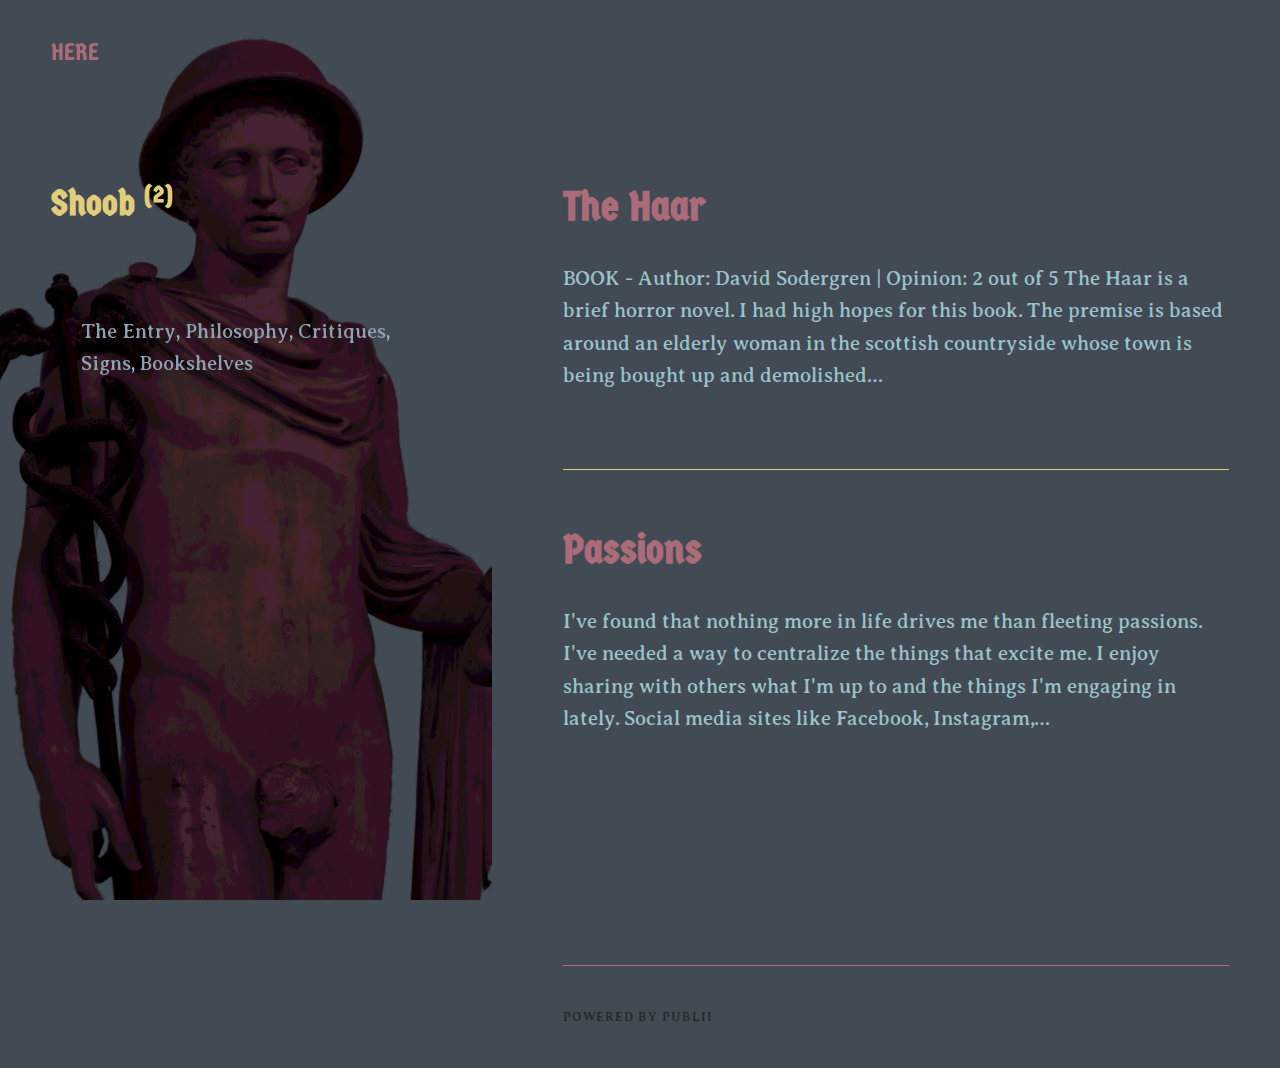
<file: authors/shoob/index.html>
<!DOCTYPE html><html lang="en-gb"><head><meta charset="utf-8"><meta http-equiv="X-UA-Compatible" content="IE=edge"><meta name="viewport" content="width=device-width,initial-scale=1"><title>Author: Shoob - HERE</title><meta name="robots" content="noindex, follow"><meta name="generator" content="Publii Open-Source CMS for Static Site"><link rel="alternate" type="application/atom+xml" href="https://shoobieshoobie.github.io/here/feed.xml"><link rel="alternate" type="application/json" href="https://shoobieshoobie.github.io/here/feed.json"><meta property="og:title" content="Shoob"><meta property="og:site_name" content="HERE"><meta property="og:description" content=""><meta property="og:url" content="https://shoobieshoobie.github.io/here/authors/shoob/"><meta property="og:type" content="website"><link rel="preload" href="https://shoobieshoobie.github.io/here/assets/dynamic/fonts/averiaseriflibre/averiaseriflibre.woff2" as="font" type="font/woff2" crossorigin><link rel="preload" href="https://shoobieshoobie.github.io/here/assets/dynamic/fonts/germaniaone/germaniaone.woff2" as="font" type="font/woff2" crossorigin><link rel="stylesheet" href="https://shoobieshoobie.github.io/here/assets/css/style.css?v=d6c31225117fde4d4ce11788044ef915"><script type="application/ld+json">{"@context":"http://schema.org","@type":"Organization","name":"HERE","url":"https://shoobieshoobie.github.io/here/"}</script><noscript><style>img[loading] {
                    opacity: 1;
                }</style></noscript></head><body class="author-template"><div class="nav__blob"><p><a href="/here">The Entry</a>, <a href="/here/tags/thoughts">Philosophy</a>, <a href="/here/tags/reviews">Critiques</a>, <a href="/here/signs">Signs</a>, <a href="/here/bookshelf">Bookshelves</a></p></div><div class="container js-container"><div class="container__content"><header class="top"><div class="top__item"><a class="logo" href="https://shoobieshoobie.github.io/here/">HERE</a></div><div class="top__item top__item--right"></div></header><main class="main page page--author"><div class="main__left"><figure class="hero"><img src="https://shoobieshoobie.github.io/here/media/website/hermes.png" srcset="https://shoobieshoobie.github.io/here/media/website/responsive/hermes-xs.png 300w, https://shoobieshoobie.github.io/here/media/website/responsive/hermes-sm.png 480w, https://shoobieshoobie.github.io/here/media/website/responsive/hermes-md.png 768w, https://shoobieshoobie.github.io/here/media/website/responsive/hermes-lg.png 1024w, https://shoobieshoobie.github.io/here/media/website/responsive/hermes-xl.png 1280w, https://shoobieshoobie.github.io/here/media/website/responsive/hermes-2xl.png 1600w" sizes="(min-width: 1800px) 50vw, (min-width: 900px) 40vw, 100vw" loading="eager" width="1000" height="1333" alt=""></figure><header><div class="page--author__bio"><h1>Shoob <sup>(2)</sup></h1></div></header></div><div class="main__right feed feed--author"><div><article class="feed__item"><header><h2><a href="https://shoobieshoobie.github.io/here/the-haar/">The Haar</a></h2></header><p>BOOK - Author: David Sodergren | Opinion: 2 out of 5 The Haar is a brief horror novel. I had high hopes for this book. The premise is based around an elderly woman in the scottish countryside whose town is being bought up and demolished&hellip;</p></article><article class="feed__item"><header><h2><a href="https://shoobieshoobie.github.io/here/passions/">Passions</a></h2></header><p>I've found that nothing more in life drives me than fleeting passions. I've needed a way to centralize the things that excite me. I enjoy sharing with others what I'm up to and the things I'm engaging in lately. Social media sites like Facebook, Instagram,&hellip;</p></article></div></div></main><footer class="footer"><div class="footer__copyright">Powered by Publii</div></footer></div></div><script defer="defer" src="https://shoobieshoobie.github.io/here/assets/js/scripts.min.js?v=1ea8317abae2e05fa2a65ed7bbff7ba7"></script><script>var images = document.querySelectorAll('img[loading]');

        for (var i = 0; i < images.length; i++) {
            if (images[i].complete) {
                images[i].classList.add('is-loaded');
            } else {
                images[i].addEventListener('load', function () {
                    this.classList.add('is-loaded');
                }, false);
            }
        }</script></body></html>
</file>
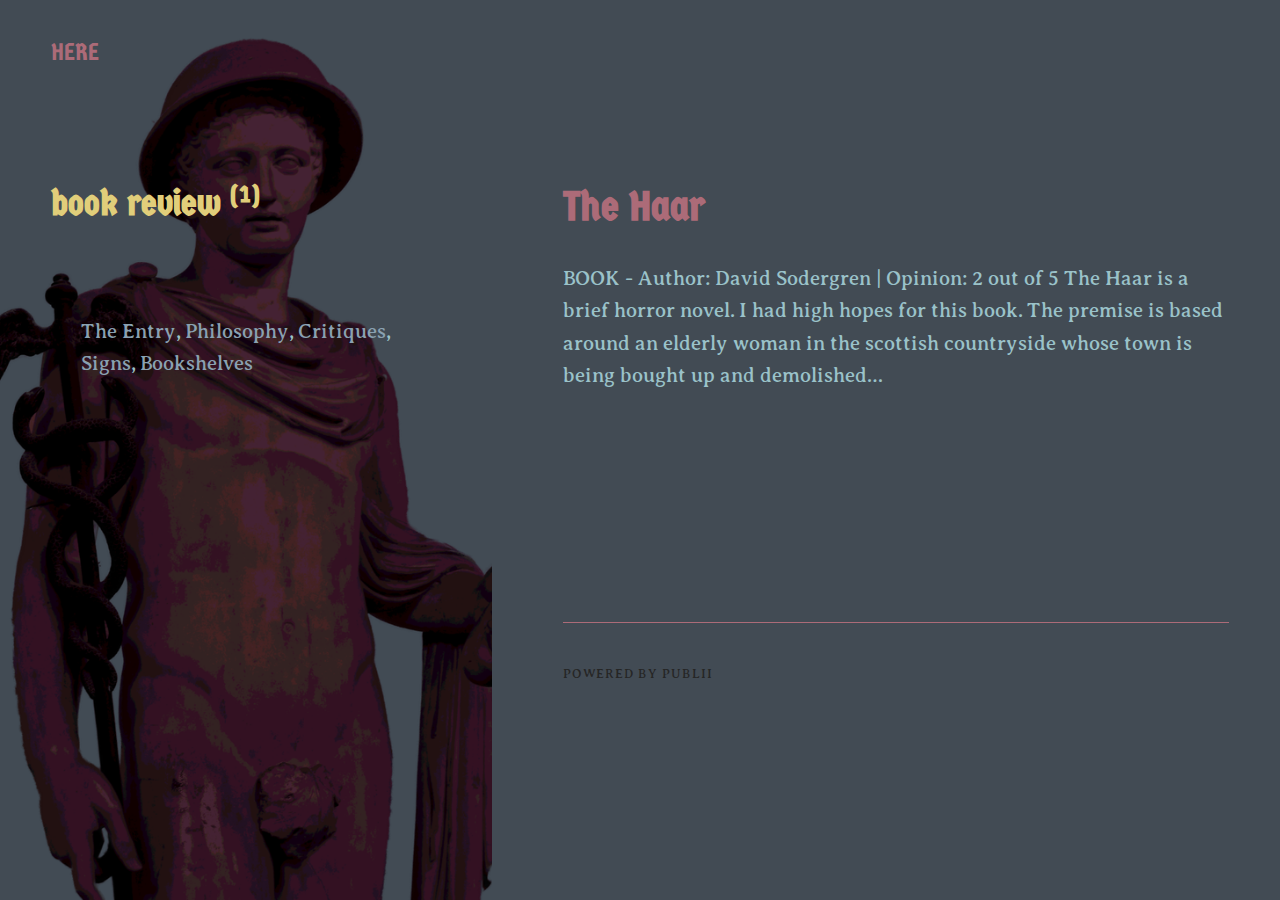
<file: tags/book-review/index.html>
<!DOCTYPE html><html lang="en-gb"><head><meta charset="utf-8"><meta http-equiv="X-UA-Compatible" content="IE=edge"><meta name="viewport" content="width=device-width,initial-scale=1"><title>Tag: book review - HERE</title><meta name="robots" content="noindex, follow"><meta name="generator" content="Publii Open-Source CMS for Static Site"><link rel="alternate" type="application/atom+xml" href="https://shoobieshoobie.github.io/here/feed.xml"><link rel="alternate" type="application/json" href="https://shoobieshoobie.github.io/here/feed.json"><meta property="og:title" content="book review"><meta property="og:site_name" content="HERE"><meta property="og:description" content=""><meta property="og:url" content="https://shoobieshoobie.github.io/here/tags/book-review/"><meta property="og:type" content="website"><link rel="preload" href="https://shoobieshoobie.github.io/here/assets/dynamic/fonts/averiaseriflibre/averiaseriflibre.woff2" as="font" type="font/woff2" crossorigin><link rel="preload" href="https://shoobieshoobie.github.io/here/assets/dynamic/fonts/germaniaone/germaniaone.woff2" as="font" type="font/woff2" crossorigin><link rel="stylesheet" href="https://shoobieshoobie.github.io/here/assets/css/style.css?v=d6c31225117fde4d4ce11788044ef915"><script type="application/ld+json">{"@context":"http://schema.org","@type":"Organization","name":"HERE","url":"https://shoobieshoobie.github.io/here/"}</script><noscript><style>img[loading] {
                    opacity: 1;
                }</style></noscript></head><body class="tag-template"><div class="nav__blob"><p><a href="/here">The Entry</a>, <a href="/here/tags/thoughts">Philosophy</a>, <a href="/here/tags/reviews">Critiques</a>, <a href="/here/signs">Signs</a>, <a href="/here/bookshelf">Bookshelves</a></p></div><div class="container js-container"><div class="container__content"><header class="top"><div class="top__item"><a class="logo" href="https://shoobieshoobie.github.io/here/">HERE</a></div><div class="top__item top__item--right"></div></header><main class="main page page--tag"><div class="main__left"><figure class="hero"><img src="https://shoobieshoobie.github.io/here/media/website/hermes.png" srcset="https://shoobieshoobie.github.io/here/media/website/responsive/hermes-xs.png 300w, https://shoobieshoobie.github.io/here/media/website/responsive/hermes-sm.png 480w, https://shoobieshoobie.github.io/here/media/website/responsive/hermes-md.png 768w, https://shoobieshoobie.github.io/here/media/website/responsive/hermes-lg.png 1024w, https://shoobieshoobie.github.io/here/media/website/responsive/hermes-xl.png 1280w, https://shoobieshoobie.github.io/here/media/website/responsive/hermes-2xl.png 1600w" sizes="(min-width: 1800px) 50vw, (min-width: 900px) 40vw, 100vw" loading="eager" width="1000" height="1333" alt=""></figure><header><h1>book review <sup>(1)</sup></h1></header></div><div class="main__right feed feed--tag"><div><article class="feed__item"><header><h2><a href="https://shoobieshoobie.github.io/here/the-haar/">The Haar</a></h2></header><p>BOOK - Author: David Sodergren | Opinion: 2 out of 5 The Haar is a brief horror novel. I had high hopes for this book. The premise is based around an elderly woman in the scottish countryside whose town is being bought up and demolished&hellip;</p></article></div></div></main><footer class="footer"><div class="footer__copyright">Powered by Publii</div></footer></div></div><script defer="defer" src="https://shoobieshoobie.github.io/here/assets/js/scripts.min.js?v=1ea8317abae2e05fa2a65ed7bbff7ba7"></script><script>var images = document.querySelectorAll('img[loading]');

        for (var i = 0; i < images.length; i++) {
            if (images[i].complete) {
                images[i].classList.add('is-loaded');
            } else {
                images[i].addEventListener('load', function () {
                    this.classList.add('is-loaded');
                }, false);
            }
        }</script></body></html>
</file>
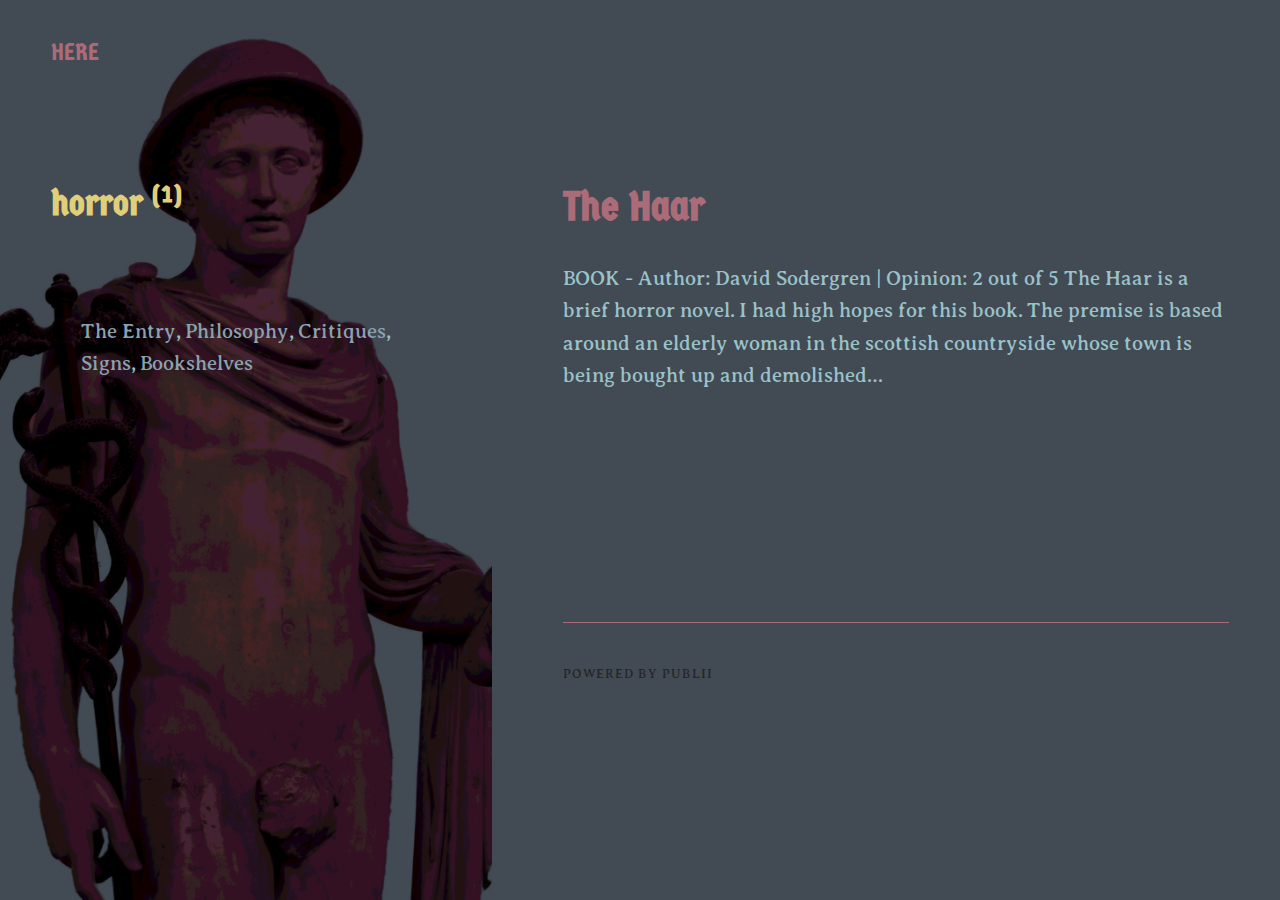
<file: tags/horror/index.html>
<!DOCTYPE html><html lang="en-gb"><head><meta charset="utf-8"><meta http-equiv="X-UA-Compatible" content="IE=edge"><meta name="viewport" content="width=device-width,initial-scale=1"><title>Tag: horror - HERE</title><meta name="robots" content="noindex, follow"><meta name="generator" content="Publii Open-Source CMS for Static Site"><link rel="alternate" type="application/atom+xml" href="https://shoobieshoobie.github.io/here/feed.xml"><link rel="alternate" type="application/json" href="https://shoobieshoobie.github.io/here/feed.json"><meta property="og:title" content="horror"><meta property="og:site_name" content="HERE"><meta property="og:description" content=""><meta property="og:url" content="https://shoobieshoobie.github.io/here/tags/horror/"><meta property="og:type" content="website"><link rel="preload" href="https://shoobieshoobie.github.io/here/assets/dynamic/fonts/averiaseriflibre/averiaseriflibre.woff2" as="font" type="font/woff2" crossorigin><link rel="preload" href="https://shoobieshoobie.github.io/here/assets/dynamic/fonts/germaniaone/germaniaone.woff2" as="font" type="font/woff2" crossorigin><link rel="stylesheet" href="https://shoobieshoobie.github.io/here/assets/css/style.css?v=d6c31225117fde4d4ce11788044ef915"><script type="application/ld+json">{"@context":"http://schema.org","@type":"Organization","name":"HERE","url":"https://shoobieshoobie.github.io/here/"}</script><noscript><style>img[loading] {
                    opacity: 1;
                }</style></noscript></head><body class="tag-template"><div class="nav__blob"><p><a href="/here">The Entry</a>, <a href="/here/tags/thoughts">Philosophy</a>, <a href="/here/tags/reviews">Critiques</a>, <a href="/here/signs">Signs</a>, <a href="/here/bookshelf">Bookshelves</a></p></div><div class="container js-container"><div class="container__content"><header class="top"><div class="top__item"><a class="logo" href="https://shoobieshoobie.github.io/here/">HERE</a></div><div class="top__item top__item--right"></div></header><main class="main page page--tag"><div class="main__left"><figure class="hero"><img src="https://shoobieshoobie.github.io/here/media/website/hermes.png" srcset="https://shoobieshoobie.github.io/here/media/website/responsive/hermes-xs.png 300w, https://shoobieshoobie.github.io/here/media/website/responsive/hermes-sm.png 480w, https://shoobieshoobie.github.io/here/media/website/responsive/hermes-md.png 768w, https://shoobieshoobie.github.io/here/media/website/responsive/hermes-lg.png 1024w, https://shoobieshoobie.github.io/here/media/website/responsive/hermes-xl.png 1280w, https://shoobieshoobie.github.io/here/media/website/responsive/hermes-2xl.png 1600w" sizes="(min-width: 1800px) 50vw, (min-width: 900px) 40vw, 100vw" loading="eager" width="1000" height="1333" alt=""></figure><header><h1>horror <sup>(1)</sup></h1></header></div><div class="main__right feed feed--tag"><div><article class="feed__item"><header><h2><a href="https://shoobieshoobie.github.io/here/the-haar/">The Haar</a></h2></header><p>BOOK - Author: David Sodergren | Opinion: 2 out of 5 The Haar is a brief horror novel. I had high hopes for this book. The premise is based around an elderly woman in the scottish countryside whose town is being bought up and demolished&hellip;</p></article></div></div></main><footer class="footer"><div class="footer__copyright">Powered by Publii</div></footer></div></div><script defer="defer" src="https://shoobieshoobie.github.io/here/assets/js/scripts.min.js?v=1ea8317abae2e05fa2a65ed7bbff7ba7"></script><script>var images = document.querySelectorAll('img[loading]');

        for (var i = 0; i < images.length; i++) {
            if (images[i].complete) {
                images[i].classList.add('is-loaded');
            } else {
                images[i].addEventListener('load', function () {
                    this.classList.add('is-loaded');
                }, false);
            }
        }</script></body></html>
</file>
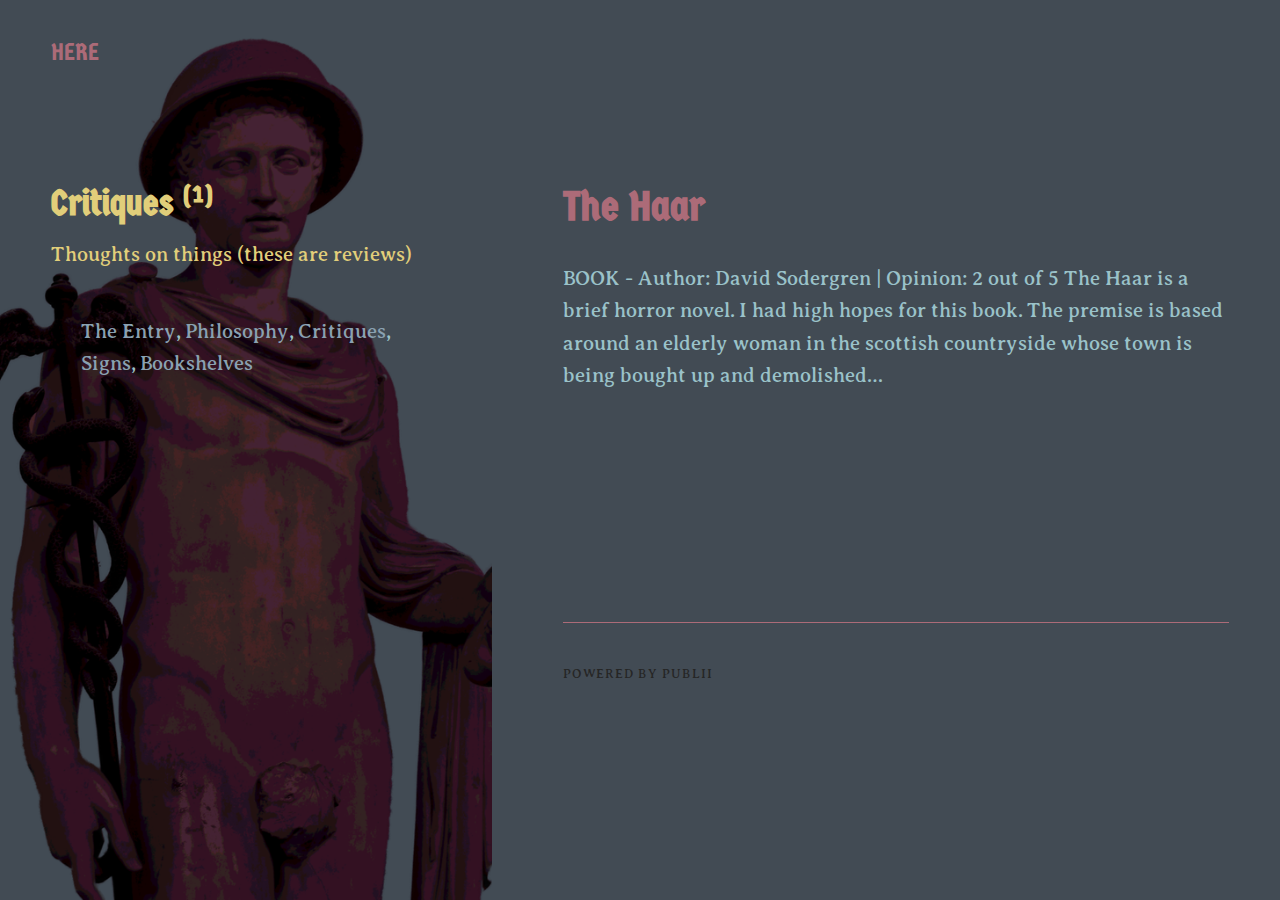
<file: tags/reviews/index.html>
<!DOCTYPE html><html lang="en-gb"><head><meta charset="utf-8"><meta http-equiv="X-UA-Compatible" content="IE=edge"><meta name="viewport" content="width=device-width,initial-scale=1"><title>Tag: Critiques - HERE</title><meta name="robots" content="noindex, follow"><meta name="generator" content="Publii Open-Source CMS for Static Site"><link rel="alternate" type="application/atom+xml" href="https://shoobieshoobie.github.io/here/feed.xml"><link rel="alternate" type="application/json" href="https://shoobieshoobie.github.io/here/feed.json"><meta property="og:title" content="Critiques"><meta property="og:site_name" content="HERE"><meta property="og:description" content=""><meta property="og:url" content="https://shoobieshoobie.github.io/here/tags/reviews/"><meta property="og:type" content="website"><link rel="preload" href="https://shoobieshoobie.github.io/here/assets/dynamic/fonts/averiaseriflibre/averiaseriflibre.woff2" as="font" type="font/woff2" crossorigin><link rel="preload" href="https://shoobieshoobie.github.io/here/assets/dynamic/fonts/germaniaone/germaniaone.woff2" as="font" type="font/woff2" crossorigin><link rel="stylesheet" href="https://shoobieshoobie.github.io/here/assets/css/style.css?v=d6c31225117fde4d4ce11788044ef915"><script type="application/ld+json">{"@context":"http://schema.org","@type":"Organization","name":"HERE","url":"https://shoobieshoobie.github.io/here/"}</script><noscript><style>img[loading] {
                    opacity: 1;
                }</style></noscript></head><body class="tag-template"><div class="nav__blob"><p><a href="/here">The Entry</a>, <a href="/here/tags/thoughts">Philosophy</a>, <a href="/here/tags/reviews">Critiques</a>, <a href="/here/signs">Signs</a>, <a href="/here/bookshelf">Bookshelves</a></p></div><div class="container js-container"><div class="container__content"><header class="top"><div class="top__item"><a class="logo" href="https://shoobieshoobie.github.io/here/">HERE</a></div><div class="top__item top__item--right"></div></header><main class="main page page--tag"><div class="main__left"><figure class="hero"><img src="https://shoobieshoobie.github.io/here/media/website/hermes.png" srcset="https://shoobieshoobie.github.io/here/media/website/responsive/hermes-xs.png 300w, https://shoobieshoobie.github.io/here/media/website/responsive/hermes-sm.png 480w, https://shoobieshoobie.github.io/here/media/website/responsive/hermes-md.png 768w, https://shoobieshoobie.github.io/here/media/website/responsive/hermes-lg.png 1024w, https://shoobieshoobie.github.io/here/media/website/responsive/hermes-xl.png 1280w, https://shoobieshoobie.github.io/here/media/website/responsive/hermes-2xl.png 1600w" sizes="(min-width: 1800px) 50vw, (min-width: 900px) 40vw, 100vw" loading="eager" width="1000" height="1333" alt=""></figure><header><h1>Critiques <sup>(1)</sup></h1><div class="page__desc"><p>Thoughts on things (these are reviews)</p></div></header></div><div class="main__right feed feed--tag"><div><article class="feed__item"><header><h2><a href="https://shoobieshoobie.github.io/here/the-haar/">The Haar</a></h2></header><p>BOOK - Author: David Sodergren | Opinion: 2 out of 5 The Haar is a brief horror novel. I had high hopes for this book. The premise is based around an elderly woman in the scottish countryside whose town is being bought up and demolished&hellip;</p></article></div></div></main><footer class="footer"><div class="footer__copyright">Powered by Publii</div></footer></div></div><script defer="defer" src="https://shoobieshoobie.github.io/here/assets/js/scripts.min.js?v=1ea8317abae2e05fa2a65ed7bbff7ba7"></script><script>var images = document.querySelectorAll('img[loading]');

        for (var i = 0; i < images.length; i++) {
            if (images[i].complete) {
                images[i].classList.add('is-loaded');
            } else {
                images[i].addEventListener('load', function () {
                    this.classList.add('is-loaded');
                }, false);
            }
        }</script></body></html>
</file>
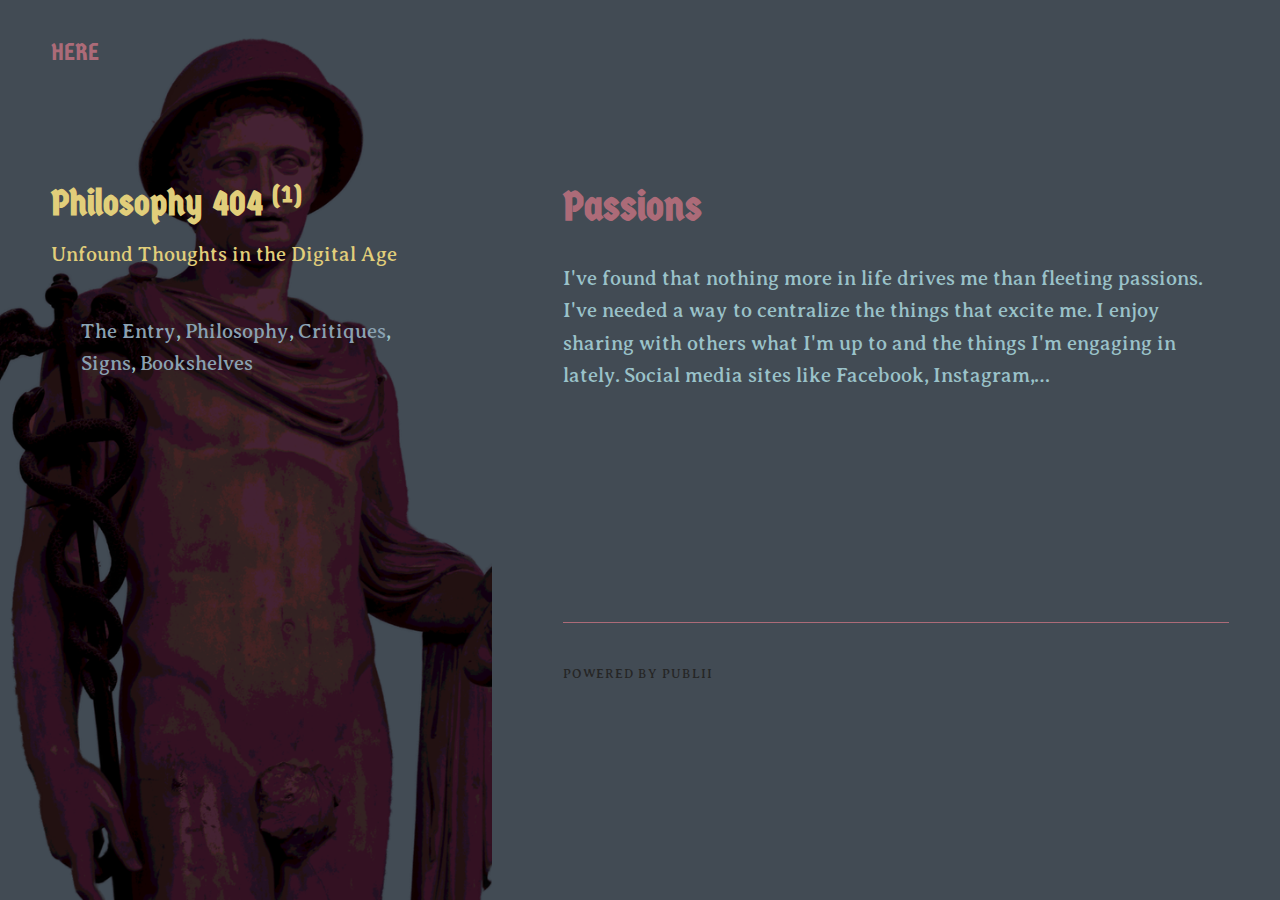
<file: tags/thoughts/index.html>
<!DOCTYPE html><html lang="en-gb"><head><meta charset="utf-8"><meta http-equiv="X-UA-Compatible" content="IE=edge"><meta name="viewport" content="width=device-width,initial-scale=1"><title>Tag: Philosophy 404 - HERE</title><meta name="robots" content="noindex, follow"><meta name="generator" content="Publii Open-Source CMS for Static Site"><link rel="alternate" type="application/atom+xml" href="https://shoobieshoobie.github.io/here/feed.xml"><link rel="alternate" type="application/json" href="https://shoobieshoobie.github.io/here/feed.json"><meta property="og:title" content="Philosophy 404"><meta property="og:site_name" content="HERE"><meta property="og:description" content=""><meta property="og:url" content="https://shoobieshoobie.github.io/here/tags/thoughts/"><meta property="og:type" content="website"><link rel="preload" href="https://shoobieshoobie.github.io/here/assets/dynamic/fonts/averiaseriflibre/averiaseriflibre.woff2" as="font" type="font/woff2" crossorigin><link rel="preload" href="https://shoobieshoobie.github.io/here/assets/dynamic/fonts/germaniaone/germaniaone.woff2" as="font" type="font/woff2" crossorigin><link rel="stylesheet" href="https://shoobieshoobie.github.io/here/assets/css/style.css?v=d6c31225117fde4d4ce11788044ef915"><script type="application/ld+json">{"@context":"http://schema.org","@type":"Organization","name":"HERE","url":"https://shoobieshoobie.github.io/here/"}</script><noscript><style>img[loading] {
                    opacity: 1;
                }</style></noscript></head><body class="tag-template"><div class="nav__blob"><p><a href="/here">The Entry</a>, <a href="/here/tags/thoughts">Philosophy</a>, <a href="/here/tags/reviews">Critiques</a>, <a href="/here/signs">Signs</a>, <a href="/here/bookshelf">Bookshelves</a></p></div><div class="container js-container"><div class="container__content"><header class="top"><div class="top__item"><a class="logo" href="https://shoobieshoobie.github.io/here/">HERE</a></div><div class="top__item top__item--right"></div></header><main class="main page page--tag"><div class="main__left"><figure class="hero"><img src="https://shoobieshoobie.github.io/here/media/website/hermes.png" srcset="https://shoobieshoobie.github.io/here/media/website/responsive/hermes-xs.png 300w, https://shoobieshoobie.github.io/here/media/website/responsive/hermes-sm.png 480w, https://shoobieshoobie.github.io/here/media/website/responsive/hermes-md.png 768w, https://shoobieshoobie.github.io/here/media/website/responsive/hermes-lg.png 1024w, https://shoobieshoobie.github.io/here/media/website/responsive/hermes-xl.png 1280w, https://shoobieshoobie.github.io/here/media/website/responsive/hermes-2xl.png 1600w" sizes="(min-width: 1800px) 50vw, (min-width: 900px) 40vw, 100vw" loading="eager" width="1000" height="1333" alt=""></figure><header><h1>Philosophy 404 <sup>(1)</sup></h1><div class="page__desc"><p>Unfound Thoughts in the Digital Age</p></div></header></div><div class="main__right feed feed--tag"><div><article class="feed__item"><header><h2><a href="https://shoobieshoobie.github.io/here/passions/">Passions</a></h2></header><p>I've found that nothing more in life drives me than fleeting passions. I've needed a way to centralize the things that excite me. I enjoy sharing with others what I'm up to and the things I'm engaging in lately. Social media sites like Facebook, Instagram,&hellip;</p></article></div></div></main><footer class="footer"><div class="footer__copyright">Powered by Publii</div></footer></div></div><script defer="defer" src="https://shoobieshoobie.github.io/here/assets/js/scripts.min.js?v=1ea8317abae2e05fa2a65ed7bbff7ba7"></script><script>var images = document.querySelectorAll('img[loading]');

        for (var i = 0; i < images.length; i++) {
            if (images[i].complete) {
                images[i].classList.add('is-loaded');
            } else {
                images[i].addEventListener('load', function () {
                    this.classList.add('is-loaded');
                }, false);
            }
        }</script></body></html>
</file>
